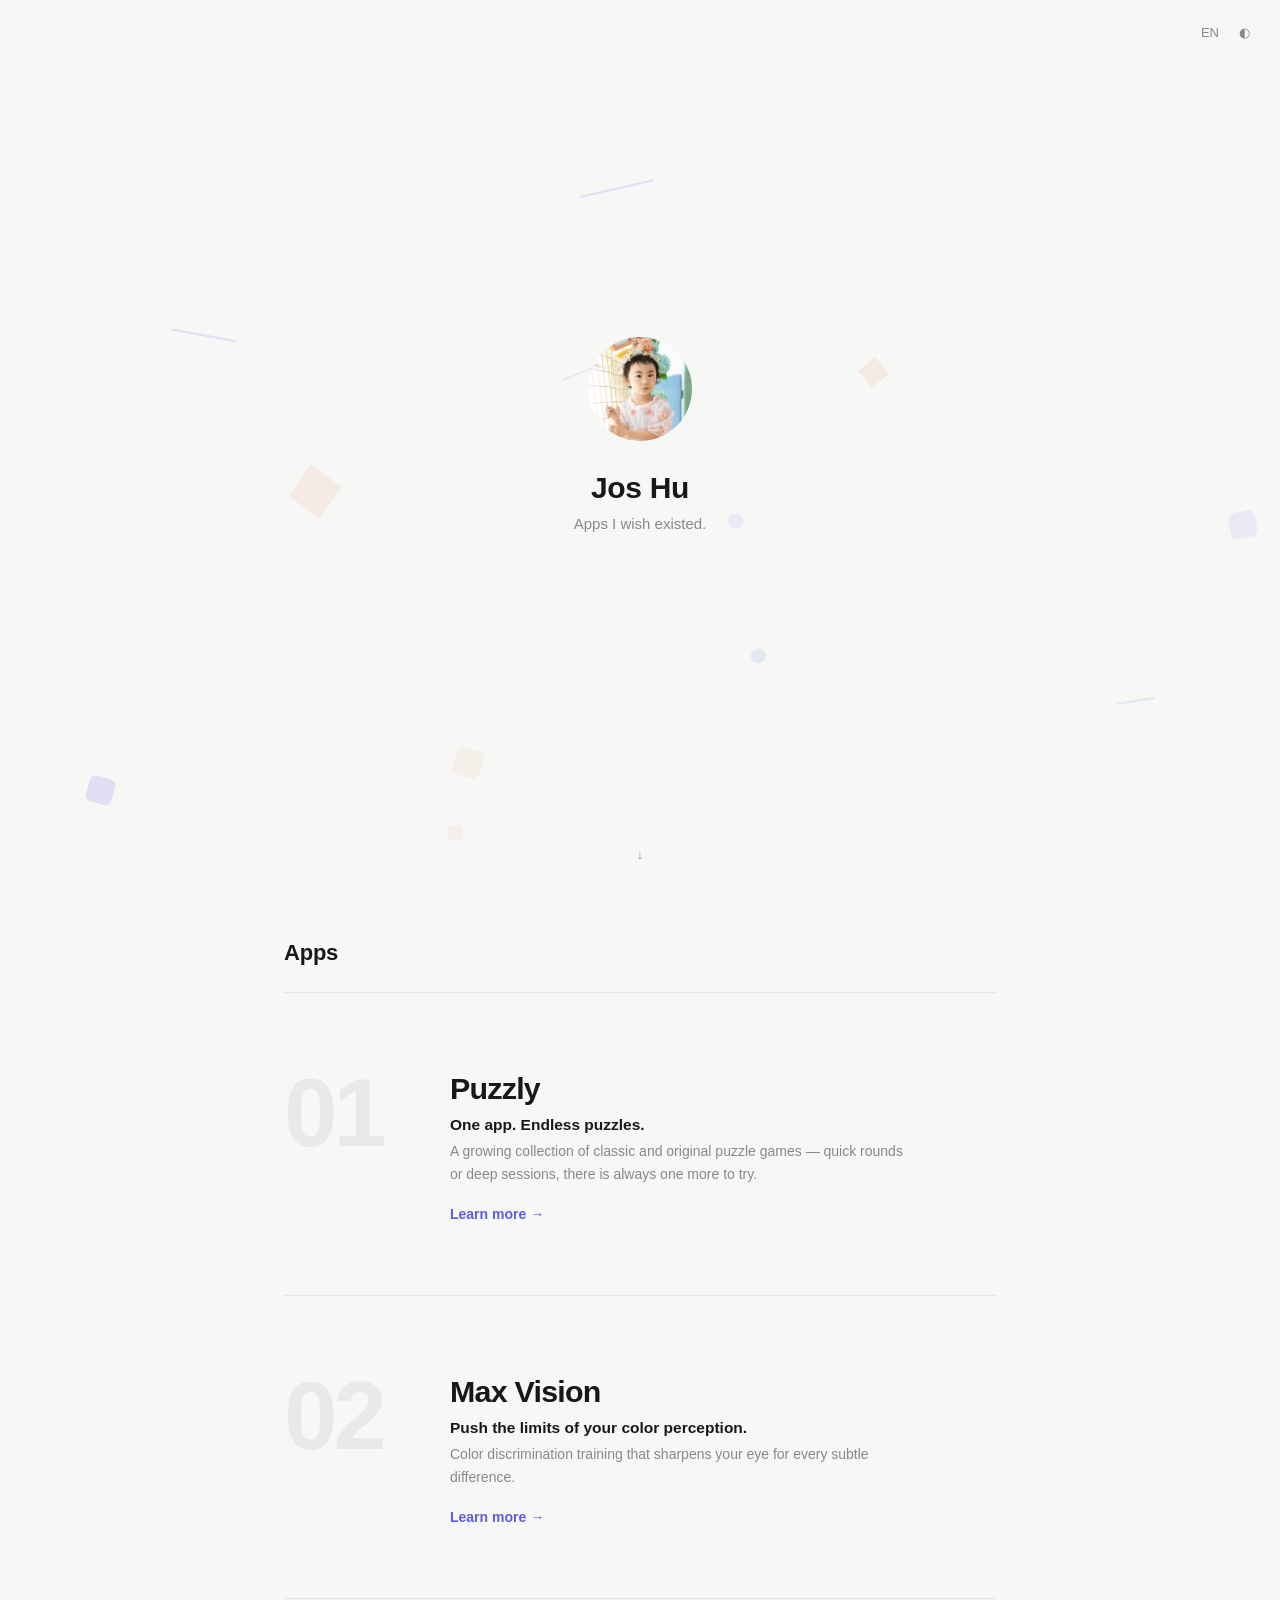
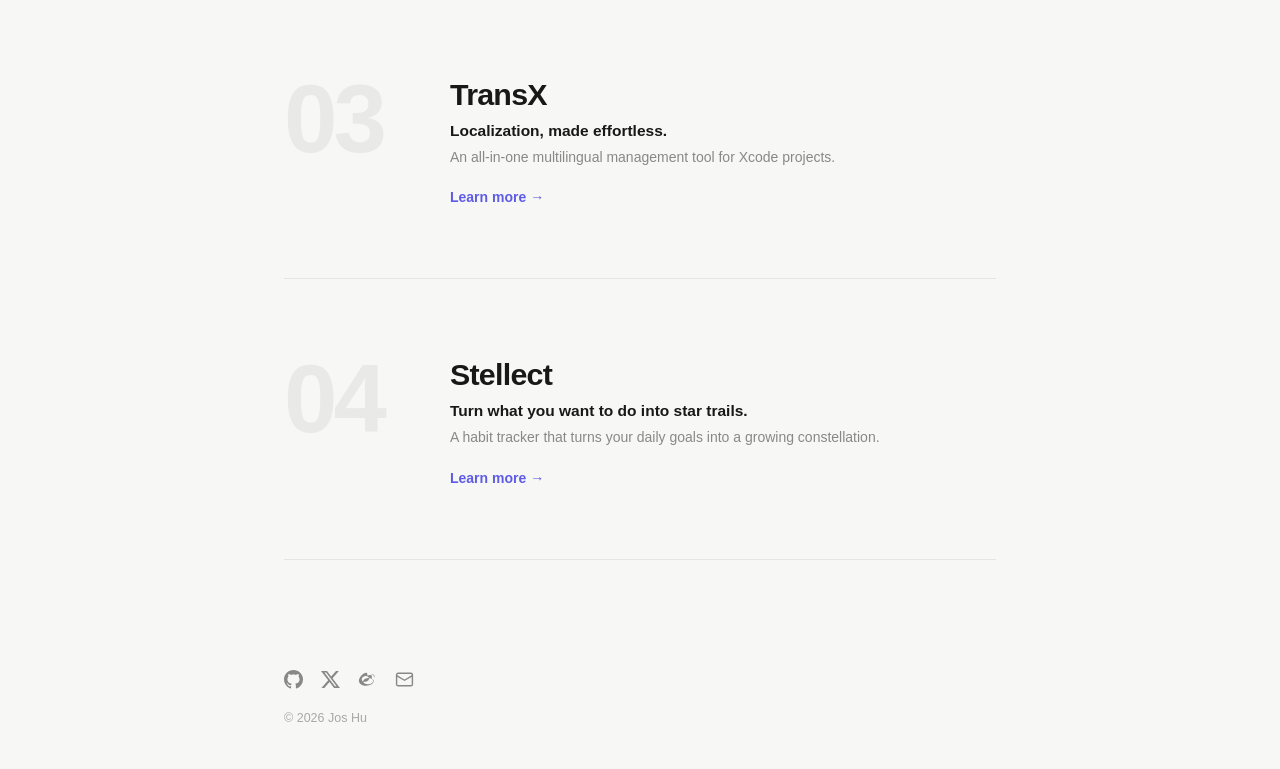
<file: index.html>
<!DOCTYPE html>
<html lang="en">
<head>
    <meta charset="UTF-8">
    <meta name="viewport" content="width=device-width, initial-scale=1.0">
    <title>Jos Hu</title>
    <meta name="description" content="Jos Hu — I make apps.">
    <meta name="theme-color" content="#F7F7F5">
    <link rel="icon" href="assets/images/icon.png">
    <meta property="og:title" content="Jos Hu">
    <meta property="og:description" content="Jos Hu — I make apps.">
    <meta property="og:type" content="website">
    <meta property="og:image" content="assets/images/icon.png">
    <link rel="stylesheet" href="assets/css/style.css">
    <script>
        // Apply saved theme before first paint (no flash)
        (function () {
            try {
                var theme = localStorage.getItem('jh-theme') || 'auto';
                var dark = theme === 'dark' || (theme === 'auto' && matchMedia('(prefers-color-scheme: dark)').matches);
                document.documentElement.dataset.theme = dark ? 'dark' : 'light';
                var urlLang = new URLSearchParams(location.search).get('language');
                var lang = urlLang ? (urlLang.toLowerCase() === 'zh' ? 'zh' : 'en') : (localStorage.getItem('jh-lang') || 'en');
                document.documentElement.lang = lang === 'zh' ? 'zh-Hans' : 'en';
            } catch (e) { /* ignore */ }
        })();
    </script>
</head>
<body>

<div class="ambient" id="ambient" aria-hidden="true"></div>

<div class="topbar">
    <button class="ctl" id="langBtn" type="button">EN</button>
    <button class="ctl" id="themeBtn" type="button">◐</button>
</div>

<header class="hero" id="top">
    <div class="icon-block" id="iconBlock">
        <img class="persona-icon" src="assets/images/icon.png" alt="Jos">
        <span class="explore-hint" data-i18n="explore">explore →</span>
    </div>
    <h1 class="name">Jos Hu</h1>
    <p class="tagline" data-i18n="tagline">I make apps.</p>
    <button class="scroll-hint" id="scrollHint" type="button" aria-label="Scroll to apps">↓</button>
</header>

<main class="apps" id="apps">
    <h2 class="reveal" data-i18n="appsTitle">Apps</h2>
    <div class="app-list" id="appList"></div>
</main>

<footer class="footer">
    <div class="footer-links">
        <a class="sns" href="https://github.com/jyhu" target="_blank" rel="noopener" aria-label="GitHub" title="GitHub"><svg viewBox="0 0 24 24" fill="currentColor"><path d="M12 0c-6.626 0-12 5.373-12 12 0 5.302 3.438 9.8 8.207 11.387.599.111.793-.261.793-.577v-2.234c-3.338.726-4.033-1.416-4.033-1.416-.546-1.387-1.333-1.756-1.333-1.756-1.089-.745.083-.729.083-.729 1.205.084 1.839 1.237 1.839 1.237 1.07 1.834 2.807 1.304 3.492.997.107-.775.418-1.305.762-1.604-2.665-.305-5.467-1.334-5.467-5.931 0-1.311.469-2.381 1.236-3.221-.124-.303-.535-1.524.117-3.176 0 0 1.008-.322 3.301 1.23.957-.266 1.983-.399 3.003-.404 1.02.005 2.047.138 3.006.404 2.291-1.552 3.297-1.23 3.297-1.23.653 1.653.242 2.874.118 3.176.77.84 1.235 1.911 1.235 3.221 0 4.609-2.807 5.624-5.479 5.921.43.372.823 1.102.823 2.222v3.293c0 .319.192.694.801.576 4.765-1.589 8.199-6.086 8.199-11.386 0-6.627-5.373-12-12-12z"></path></svg></a>
        <a class="sns" href="https://twitter.com/JyHuuu" target="_blank" rel="noopener" aria-label="X" title="X"><svg viewBox="0 0 24 24" fill="currentColor"><path d="M18.9 1.15h3.68l-8.04 9.19L24 22.85h-7.41l-5.8-7.58-6.64 7.58H.47l8.6-9.83L0 1.15h7.59l5.24 6.93 6.07-6.93Zm-1.29 19.5h2.04L6.49 3.24H4.3l13.31 17.41Z"></path></svg></a>
        <a class="sns" href="https://weibo.com/u/2328565235" target="_blank" rel="noopener" aria-label="Weibo" title="微博"><svg viewBox="0 0 24 24" fill="currentColor"><path d="M9.68 14.89c-2.56.43-4.77-.88-4.94-2.92-.16-2.04 1.74-3.96 4.3-4.39 2.56-.43 4.77.88 4.94 2.92.16 2.04-1.74 3.96-4.3 4.39zm7.94-5.05c-.32-.09-.54-.16-.37-.58.36-.92.4-1.71.01-2.28-.74-1.06-2.76-1.01-5.07-.03 0 0-.73.32-.54-.26.35-1.17.3-2.15-.23-2.72-1.2-1.29-4.38.05-7.1 2.98-2.04 2.19-3.22 4.51-3.22 6.67 0 3.92 4.54 6.3 8.98 6.3 5.82 0 9.7-3.34 9.7-5.99 0-1.6-1.22-2.51-2.16-2.09zm-4.37 8.22c-3.48.31-6.49-1.22-6.73-3.42-.24-2.2 2.41-4.26 5.89-4.57 3.48-.31 6.49 1.22 6.73 3.42.24 2.2-2.41 4.26-5.89 4.57zm6.9-11.82c-.78-.78-1.82-1.08-2.77-.91-.21.04-.35.24-.31.45.04.21.24.35.45.31.67-.12 1.4.09 1.95.64.55.55.76 1.28.64 1.95-.04.21.1.41.31.45h.07c.19 0 .35-.14.38-.33.17-.95-.13-1.99-.91-2.77z"></path></svg></a>
        <a class="sns" href="mailto:auu.aug@gmail.com" aria-label="Email" title="Email"><svg viewBox="0 0 24 24" fill="none" stroke="currentColor" stroke-width="1.8"><rect x="2" y="4" width="20" height="16" rx="2"></rect><path d="m22 7-10 6L2 7"></path></svg></a>
    </div>
    <p class="footer-copy">© <span id="year">2026</span> Jos Hu</p>
</footer>

<script src="assets/js/i18n.js"></script>
<script src="assets/js/apps.js"></script>
<script src="assets/js/main.js"></script>
<script src="assets/js/ambient.js"></script>
</body>
</html>
</file>
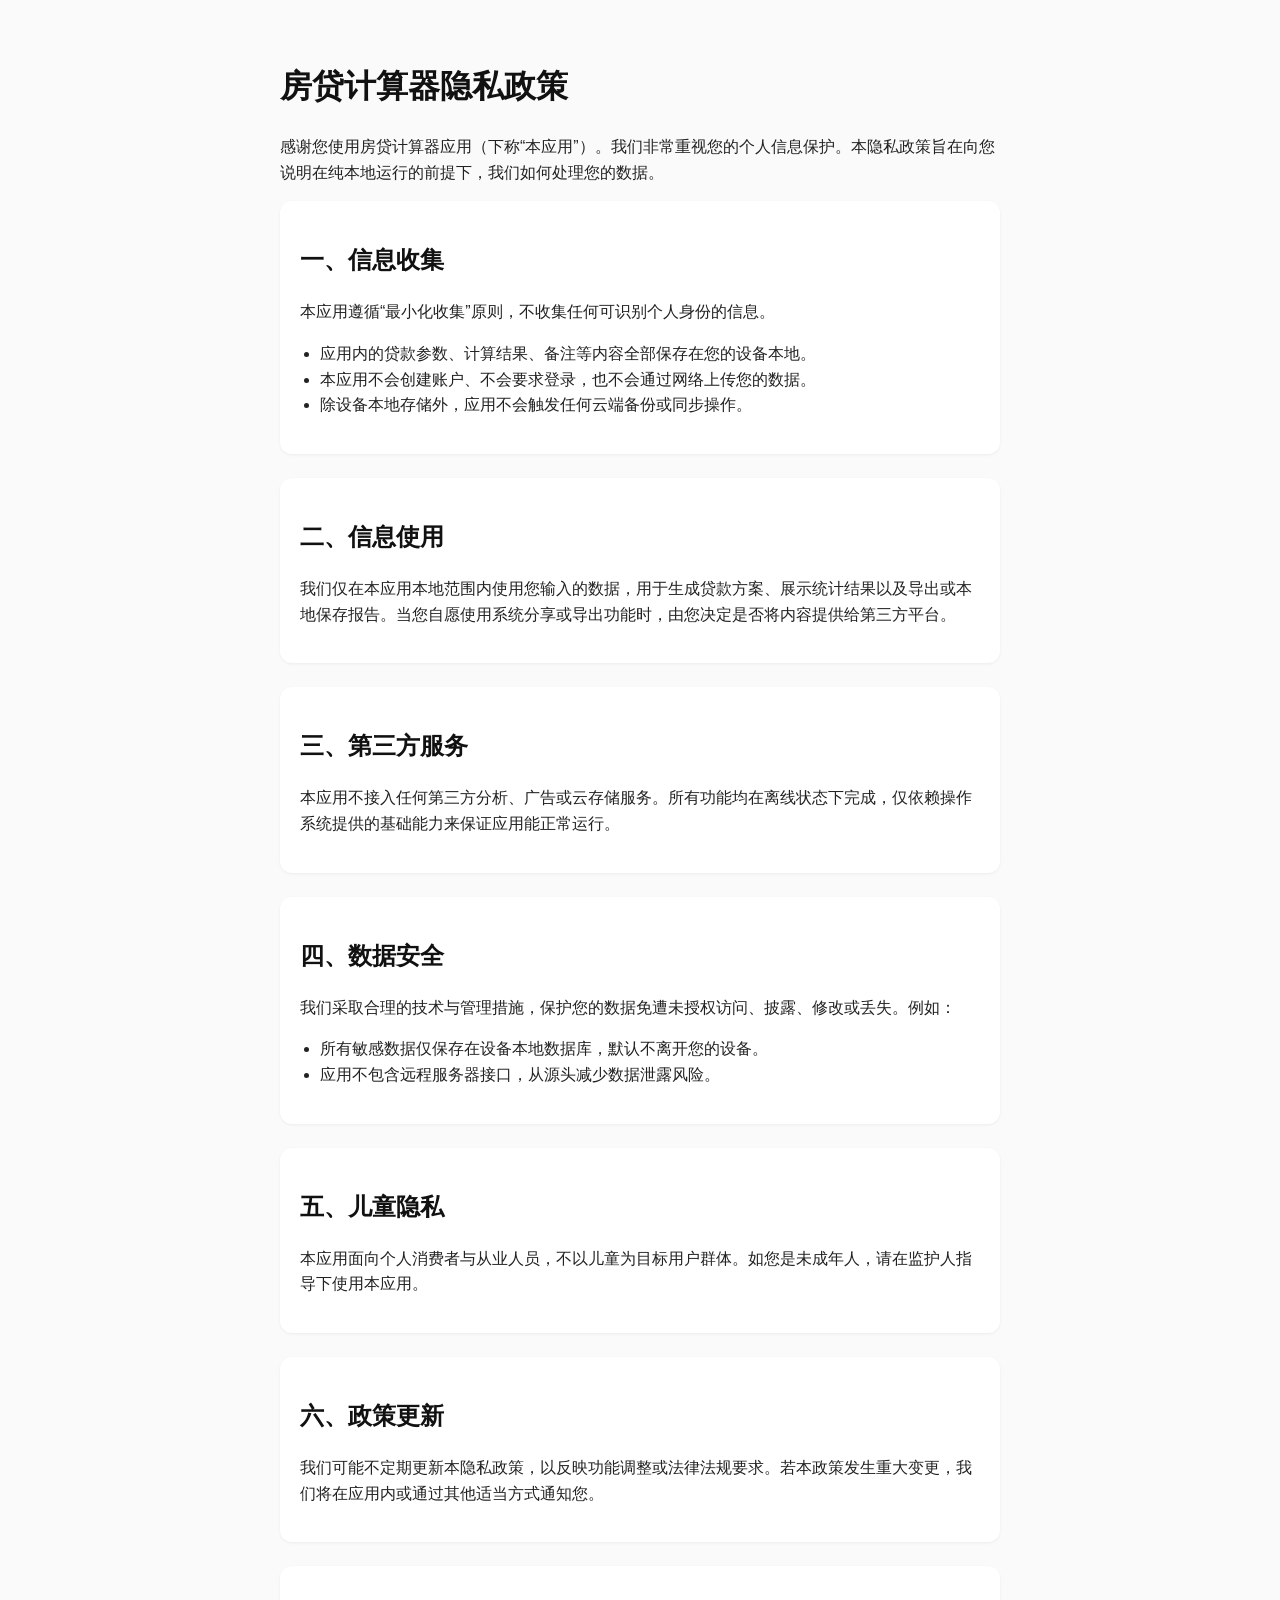
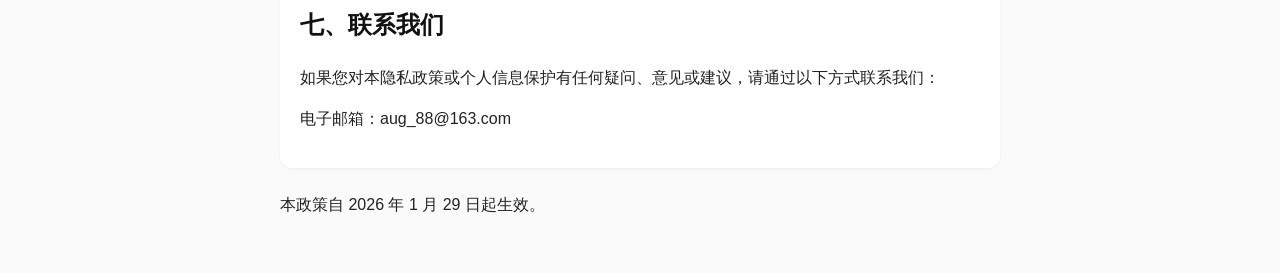
<file: privacy/loan.html>
<!DOCTYPE html>
<html lang="zh-Hans">
<head>
    <meta charset="UTF-8">
    <meta name="viewport" content="width=device-width, initial-scale=1.0">
    <title>房贷计算器隐私政策</title>
    <style>
        body {
            font-family: -apple-system, BlinkMacSystemFont, "Helvetica Neue", Helvetica, Arial, sans-serif;
            margin: 0;
            padding: 40px 24px;
            line-height: 1.6;
            color: #222;
            background-color: #fafafa;
        }
        .wrapper {
            max-width: 720px;
            margin: 0 auto;
        }
        h1, h2 {
            color: #111;
        }
        section {
            margin-bottom: 24px;
            background: #fff;
            padding: 20px;
            border-radius: 12px;
            box-shadow: 0 1px 3px rgba(0, 0, 0, 0.06);
        }
        a {
            color: #0a84ff;
            text-decoration: none;
        }
        a:hover {
            text-decoration: underline;
        }
        ul {
            padding-left: 20px;
        }
    </style>
</head>
<body>
    <div class="wrapper">
        <h1>房贷计算器隐私政策</h1>
        <p>感谢您使用房贷计算器应用（下称“本应用”）。我们非常重视您的个人信息保护。本隐私政策旨在向您说明在纯本地运行的前提下，我们如何处理您的数据。</p>

        <section>
            <h2>一、信息收集</h2>
            <p>本应用遵循“最小化收集”原则，不收集任何可识别个人身份的信息。</p>
            <ul>
                <li>应用内的贷款参数、计算结果、备注等内容全部保存在您的设备本地。</li>
                <li>本应用不会创建账户、不会要求登录，也不会通过网络上传您的数据。</li>
                <li>除设备本地存储外，应用不会触发任何云端备份或同步操作。</li>
            </ul>
        </section>

        <section>
            <h2>二、信息使用</h2>
            <p>我们仅在本应用本地范围内使用您输入的数据，用于生成贷款方案、展示统计结果以及导出或本地保存报告。当您自愿使用系统分享或导出功能时，由您决定是否将内容提供给第三方平台。</p>
        </section>

        <section>
            <h2>三、第三方服务</h2>
            <p>本应用不接入任何第三方分析、广告或云存储服务。所有功能均在离线状态下完成，仅依赖操作系统提供的基础能力来保证应用能正常运行。</p>
        </section>

        <section>
            <h2>四、数据安全</h2>
            <p>我们采取合理的技术与管理措施，保护您的数据免遭未授权访问、披露、修改或丢失。例如：</p>
            <ul>
                <li>所有敏感数据仅保存在设备本地数据库，默认不离开您的设备。</li>
                <li>应用不包含远程服务器接口，从源头减少数据泄露风险。</li>
            </ul>
        </section>

        <section>
            <h2>五、儿童隐私</h2>
            <p>本应用面向个人消费者与从业人员，不以儿童为目标用户群体。如您是未成年人，请在监护人指导下使用本应用。</p>
        </section>

        <section>
            <h2>六、政策更新</h2>
            <p>我们可能不定期更新本隐私政策，以反映功能调整或法律法规要求。若本政策发生重大变更，我们将在应用内或通过其他适当方式通知您。</p>
        </section>

        <section>
            <h2>七、联系我们</h2>
            <p>如果您对本隐私政策或个人信息保护有任何疑问、意见或建议，请通过以下方式联系我们：</p>
            <p>电子邮箱：aug_88@163.com</p>
        </section>

        <p>本政策自 2026 年 1 月 29 日起生效。</p>
    </div>
</body>
</html>
</file>
<file: assets/css/style.css>
/* ============================================================
   Jos Hu — personal site
   Quiet, understated, carefully crafted.
   ============================================================ */

:root {
    --bg: #F7F7F5;
    --fg: #181818;
    --fg-2: #888888;
    --line: #E5E5E2;
    --accent: #5e5ce6;
    --hint: #a8a8a4;
    --num: rgba(24, 24, 24, 0.06);
}

[data-theme="dark"] {
    --bg: #0E0E0E;
    --fg: #F5F5F5;
    --fg-2: #8A8A8A;
    --line: #262626;
    --accent: #a5a3ff;
    --hint: #5c5c5c;
    --num: rgba(245, 245, 245, 0.05);
}

* { box-sizing: border-box; margin: 0; padding: 0; }

html { scroll-behavior: smooth; }

body {
    font-family: -apple-system, BlinkMacSystemFont, "SF Pro Text", "Inter", "Helvetica Neue",
        "PingFang SC", "Hiragino Sans GB", "Microsoft YaHei", sans-serif;
    background: var(--bg);
    color: var(--fg);
    -webkit-font-smoothing: antialiased;
    text-rendering: optimizeLegibility;
    transition: background-color 0.3s, color 0.3s;
}

::selection { background: rgba(94, 92, 230, 0.15); }

a { color: inherit; }

/* ---------- top-right controls: two plain-text buttons, no chrome ---------- */

.topbar {
    position: fixed;
    top: 20px;
    right: 26px;
    z-index: 20;
    display: flex;
    align-items: center;
    gap: 12px;
    user-select: none;
}

.ctl {
    font-family: inherit;
    font-size: 13px;
    line-height: 1;
    color: var(--fg-2);
    background: none;
    border: none;
    display: inline-flex;
    align-items: center;
    justify-content: center;
    height: 24px;
    padding: 0 4px;
    cursor: pointer;
    transition: color 0.2s ease;
}

.ctl:hover { color: var(--fg); }

/* ---------- first screen: quiet, centered ---------- */

.hero {
    min-height: 100vh;
    min-height: 100svh;
    display: flex;
    flex-direction: column;
    align-items: center;
    justify-content: center;
    padding: 40px 24px 72px;
    position: relative;
}

.icon-block {
    position: relative;
    cursor: pointer;
    margin-bottom: 30px;
}

.persona-icon {
    width: 104px;
    height: 104px;
    border-radius: 50%;
    object-fit: cover;
    display: block;
    transition: transform 0.28s cubic-bezier(0.33, 1, 0.68, 1);
}

.icon-block:hover .persona-icon {
    transform: scale(1.04) rotate(2.5deg);
}

.explore-hint {
    position: absolute;
    top: calc(100% + 10px);
    left: 50%;
    transform: translateX(-50%);
    font-size: 12.5px;
    color: var(--hint);
    white-space: nowrap;
    opacity: 0;
    transition: opacity 0.25s ease;
    pointer-events: none;
}

.icon-block:hover .explore-hint { opacity: 1; }
.icon-block.engaged .explore-hint { opacity: 0; }

.name {
    font-size: 30px;
    font-weight: 600;
    letter-spacing: -0.01em;
}

.tagline {
    margin-top: 10px;
    font-size: 15px;
    color: var(--fg-2);
}

.scroll-hint {
    position: absolute;
    bottom: 30px;
    left: 50%;
    transform: translateX(-50%);
    font-size: 15px;
    color: var(--hint);
    background: none;
    border: none;
    cursor: pointer;
    padding: 8px;
    transition: color 0.25s, transform 0.25s;
}

.scroll-hint:hover {
    color: var(--fg);
    transform: translateX(-50%) translateY(2px);
}

/* ---------- apps: narrative sequence (001-calm-studio style) ---------- */

.apps {
    max-width: 760px;
    margin: 0 auto;
    padding: 40px 24px 110px;
}

.apps h2 {
    font-size: 22px;
    font-weight: 600;
    letter-spacing: -0.01em;
    margin-bottom: 8px;
}

#appList {
    margin-top: 26px;
    border-top: 1px solid var(--line);
}

.work {
    display: grid;
    grid-template-columns: 130px 1fr;
    gap: 36px;
    padding: 72px 0;
    border-bottom: 1px solid var(--line);
}

.work-num {
    font-size: 96px;
    font-weight: 700;
    letter-spacing: -0.04em;
    line-height: 1;
    color: var(--num);
    transition: color 0.3s ease;
}

.work:hover .work-num { color: var(--accent); }

.work-body { padding-top: 6px; }

.work h3 {
    font-size: clamp(1.5rem, 3.5vw, 1.9rem);
    font-weight: 650;
    letter-spacing: -0.025em;
}

.work-tag {
    margin-top: 10px;
    font-size: 15.5px;
    font-weight: 550;
}

.work-desc {
    margin-top: 6px;
    font-size: 14px;
    line-height: 1.65;
    color: var(--fg-2);
    max-width: 460px;
}

.work-link {
    display: inline-block;
    margin-top: 20px;
    font-size: 14px;
    font-weight: 600;
    color: var(--accent);
    text-decoration: none;
}

.work-link .arr {
    display: inline-block;
    transition: transform 0.2s ease;
}

.work:hover .work-link .arr { transform: translateX(4px); }

/* ---------- footer: quiet ---------- */

.footer {
    max-width: 760px;
    margin: 0 auto;
    padding: 0 24px 44px;
}

.footer-links {
    display: flex;
    align-items: center;
    gap: 18px;
}

.sns {
    color: var(--fg-2);
    display: inline-flex;
    transition: color 0.2s ease;
}

.sns:hover { color: var(--fg); }

.sns svg {
    width: 19px;
    height: 19px;
    display: block;
}

.footer-copy {
    margin-top: 22px;
    font-size: 12.5px;
    color: var(--hint);
}

/* ---------- ambient layer: very faint shapes hopping in the background ----------
   Decorative only: fixed behind everything (z-index: -1), pointer-events: none,
   no layout impact. Shapes are generated by assets/js/ambient.js; colors come
   from the --amb-* variables so they adapt to light/dark automatically. */

:root {
    --amb-c1: rgba(94, 92, 230, 0.15);   /* accent indigo */
    --amb-c2: rgba(80, 140, 235, 0.13);  /* soft sky */
    --amb-c3: rgba(224, 140, 106, 0.12); /* warm sand */
}

[data-theme="dark"] {
    --amb-c1: rgba(165, 163, 255, 0.12);
    --amb-c2: rgba(112, 166, 255, 0.10);
    --amb-c3: rgba(255, 170, 136, 0.08);
}

.ambient {
    position: fixed;
    top: 0;
    left: 0;
    right: 0;
    bottom: 0;
    z-index: -1;
    pointer-events: none;
    overflow: hidden;
}

.ambient i {
    position: absolute;
    left: 0;
    top: 0;
    display: block;
    will-change: transform, opacity;
}

.ambient .amb-block { border-radius: 22%; }
.ambient .amb-dot,
.ambient .amb-ring { border-radius: 50%; }
.ambient .amb-blob {
    border-radius: 58% 42% 55% 45% / 48% 55% 45% 52%;
}
.ambient .amb-ring {
    background: none;
    border: 1.5px solid var(--amb-c1);
}

/* ---------- reveal on scroll (quiet) ---------- */

.reveal {
    opacity: 0;
    transform: translateY(14px);
    transition: opacity 0.6s ease-out, transform 0.6s ease-out;
}

.reveal.visible {
    opacity: 1;
    transform: none;
}

/* ---------- responsive ---------- */

@media (max-width: 640px) {
    .persona-icon { width: 88px; height: 88px; }
    .name { font-size: 26px; }
    .topbar { top: 14px; right: 18px; font-size: 12px; gap: 8px; }
    .work { grid-template-columns: 1fr; gap: 4px; padding: 52px 0; }
    .work-num { font-size: 54px; }
    .apps { padding-bottom: 80px; }
}

@media (prefers-reduced-motion: reduce) {
    *,
    *::before,
    *::after {
        transition: none !important;
        animation: none !important;
    }
    html { scroll-behavior: auto; }
    .reveal { opacity: 1; transform: none; }
}
</file>
